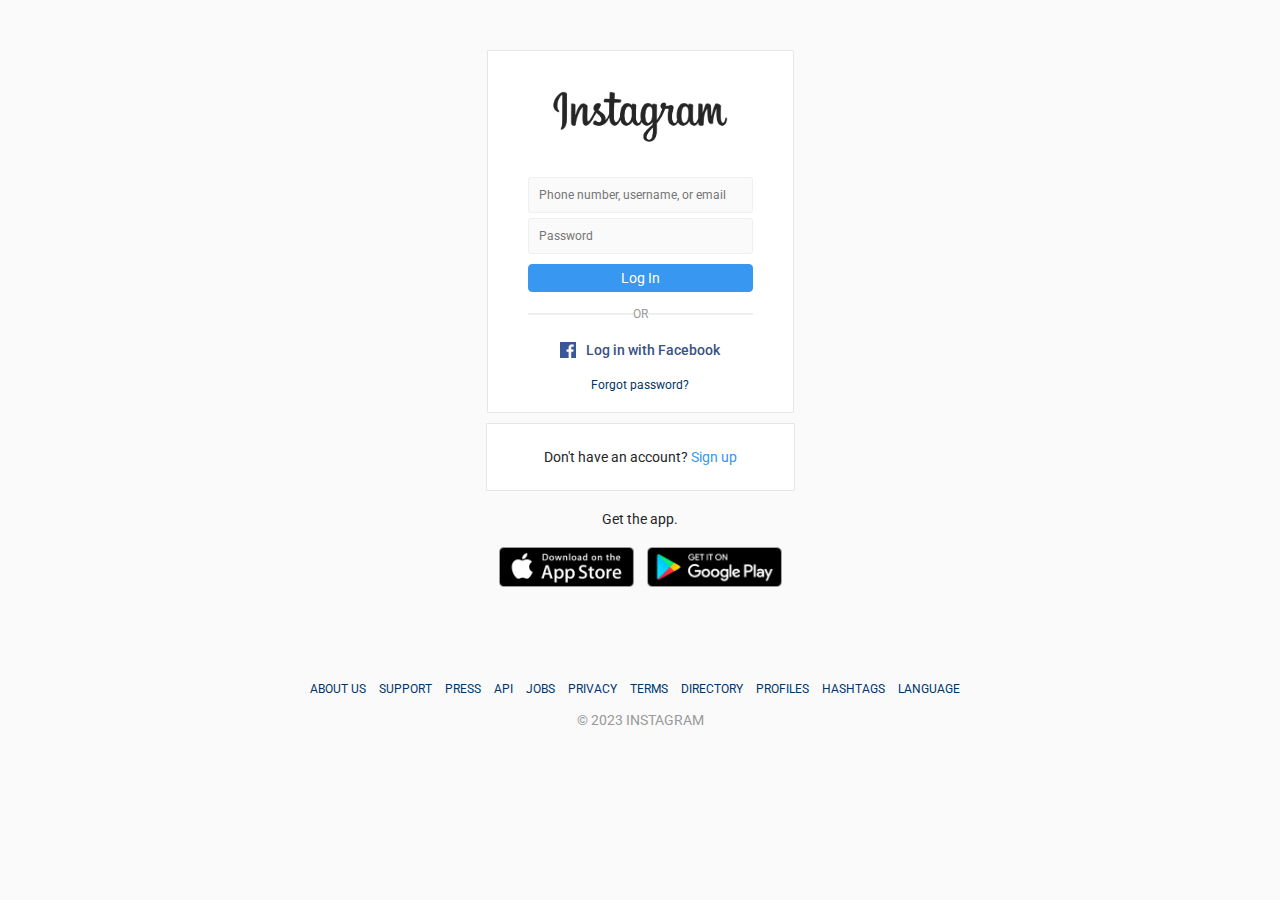
<file: login.html>
<!DOCTYPE html>
<html lang="en">
<head>
	<meta charset="UTF-8">
	<title>Instagram Login </title>
	<link rel="stylesheet" href="login.css">
</head>
<body>

<div class="wrapper">
	<div class="header">
		<div class="top">
			<div class="logo">
				<img src="instagram.png" alt="instagram" style="width: 175px;">
			</div>
			<div class="form">
				<div class="input_field">
					<input type="text" placeholder="Phone number, username, or email" class="input">
				</div>
				<div class="input_field">
					<input type="password" placeholder="Password" class="input">
				</div>
				<div class="btn"><a href="#">Log In</a></div>
			</div>
			<div class="or">
				<div class="line"></div>
				<p>OR</p>
				<div class="line"></div>
			</div>
			<div class="dif">
				<div class="fb">
					<img src="facebook.png" alt="facebook">
					<p>Log in with Facebook</p>
				</div>
				<div class="forgot">
					<a href="#">Forgot password?</a>
				</div>
			</div>
		</div>
		<div class="signup">
			<p>Don't have an account? <a href="#">Sign up</a></p>
		</div>
		<div class="apps">
			<p>Get the app.</p>
			<div class="icons">
				<a href="#"><img src="appstore.png" alt="appstore"></a>
				<a href="#"><img src="googleplay.png" alt="googleplay"></a>
			</div>
		</div>
	</div>
	<div class="footer">
		<div class="links">
			<ul>
				<li><a href="#">ABOUT US</a></li>
				<li><a href="#">SUPPORT</a></li>
				<li><a href="#">PRESS</a></li>
				<li><a href="#">API</a></li>
				<li><a href="#">JOBS</a></li>
				<li><a href="#">PRIVACY</a></li>
				<li><a href="#">TERMS</a></li>
				<li><a href="#">DIRECTORY</a></li>
				<li><a href="#">PROFILES</a></li>
				<li><a href="#">HASHTAGS</a></li>
				<li><a href="#">LANGUAGE</a></li>
			</ul>
		</div>
		<div class="copyright">
			© 2023 INSTAGRAM
		</div>
	</div>
</div>

</body>
</html>
</file>
<file: login.css>
@import url("https://fonts.googleapis.com/css?family=Roboto&display=swap");

* {
  margin: 0;
  padding: 0;
  box-sizing: border-box;
  outline: none;
  list-style: none;
  text-decoration: none;
  font-family: "Roboto", sans-serif;
}

body {
  background: #fafafa;
  font-size: 14px;
}

.wrapper .header {
  max-width: 350px;
  width: 100%;
  height: auto;
  margin: 50px auto;
}

.wrapper .header .top,
.wrapper .signup {
  background: #fff;
  border: 1px solid #e6e6e6;
  border-radius: 1px;
  padding: 40px 40px 20px;
}

.wrapper .header .logo img {
  display: block;
  margin: 0 auto 35px;
}

.wrapper .header .form .input_field {
  margin-bottom: 5px;
}

.wrapper .header .form .input_field .input {
  width: 100%;
  background: #fafafa;
  border: 1px solid #efefef;
  font-size: 12px;
  border-radius: 3px;
  color: #262626;
  padding: 10px;
}

.wrapper .header .form .input_field .input:focus {
  border: 1px solid #b2b2b2;
}

.wrapper .header .form .btn {
  margin: 10px 0;
  background-color: #3897f0;
  border: 1px solid #3897f0;
  border-radius: 4px;
  text-align: center;
  padding: 5px;
}

.wrapper .header .form .btn a {
  color: #fff;
  display: block;
}

.wrapper .header .or {
  display: flex;
  justify-content: space-between;
  align-items: center;
  height: 15px;
  margin: 15px 0 20px;
}

.wrapper .header .or .line {
  width: 105px;
  height: 2px;
  background: #efefef;
}

.wrapper .header .or p {
  color: #999;
  font-size: 12px;
}

.wrapper .dif .fb {
  display: flex;
  justify-content: center;
  align-items: center;
}

.wrapper .dif .fb img {
  width: 16px;
  height: 16px;
}

.wrapper .dif .fb p {
  color: #385185;
  font-weight: 500;
  margin-left: 10px;
}

.wrapper .dif .forgot {
  font-size: 12px;
  text-align: center;
  margin-top: 20px;
}

.wrapper .dif .forgot a {
  color: #003569;
}

.wrapper .signup {
  margin: 10px 0 20px;
  padding: 25px 40px;
  text-align: center;
  color: #262626;
}

.wrapper .signup a {
  color: #3897f0;
}

.wrapper .apps {
  text-align: center;
  color: #262626;
}

.wrapper .apps p {
  margin-bottom: 20px;
}

.wrapper .apps a img {
  width: 135px;
  height: 40px;
  margin: 0 5px;
}

.footer {
  max-width: 935px;
  width: 100%;
  margin: 0 auto;
  padding: 40px 0;
  display: flex;
  justify-content: space-between;
}

.footer .links ul li {
  display: inline-block;
  margin-right: 10px;
}

.footer .links ul li a {
  color: #003569;
  font-size: 12px;
}

.footer .copyright {
  color: #999;
}

@media (min-width: 1024px) {
  .wrapper .header {
    display: flex;
    margin: 50px auto;
    flex-direction: column;
    flex-wrap: wrap;
    align-items: center;
  }
  .wrapper .signup {
    padding: 25px 57px;
  }
}
@media (min-width: 768px) {
  .footer {
    display: flex;
    gap: 1pc;
    flex-direction: column;
    align-items: center;
  }
}
</file>
